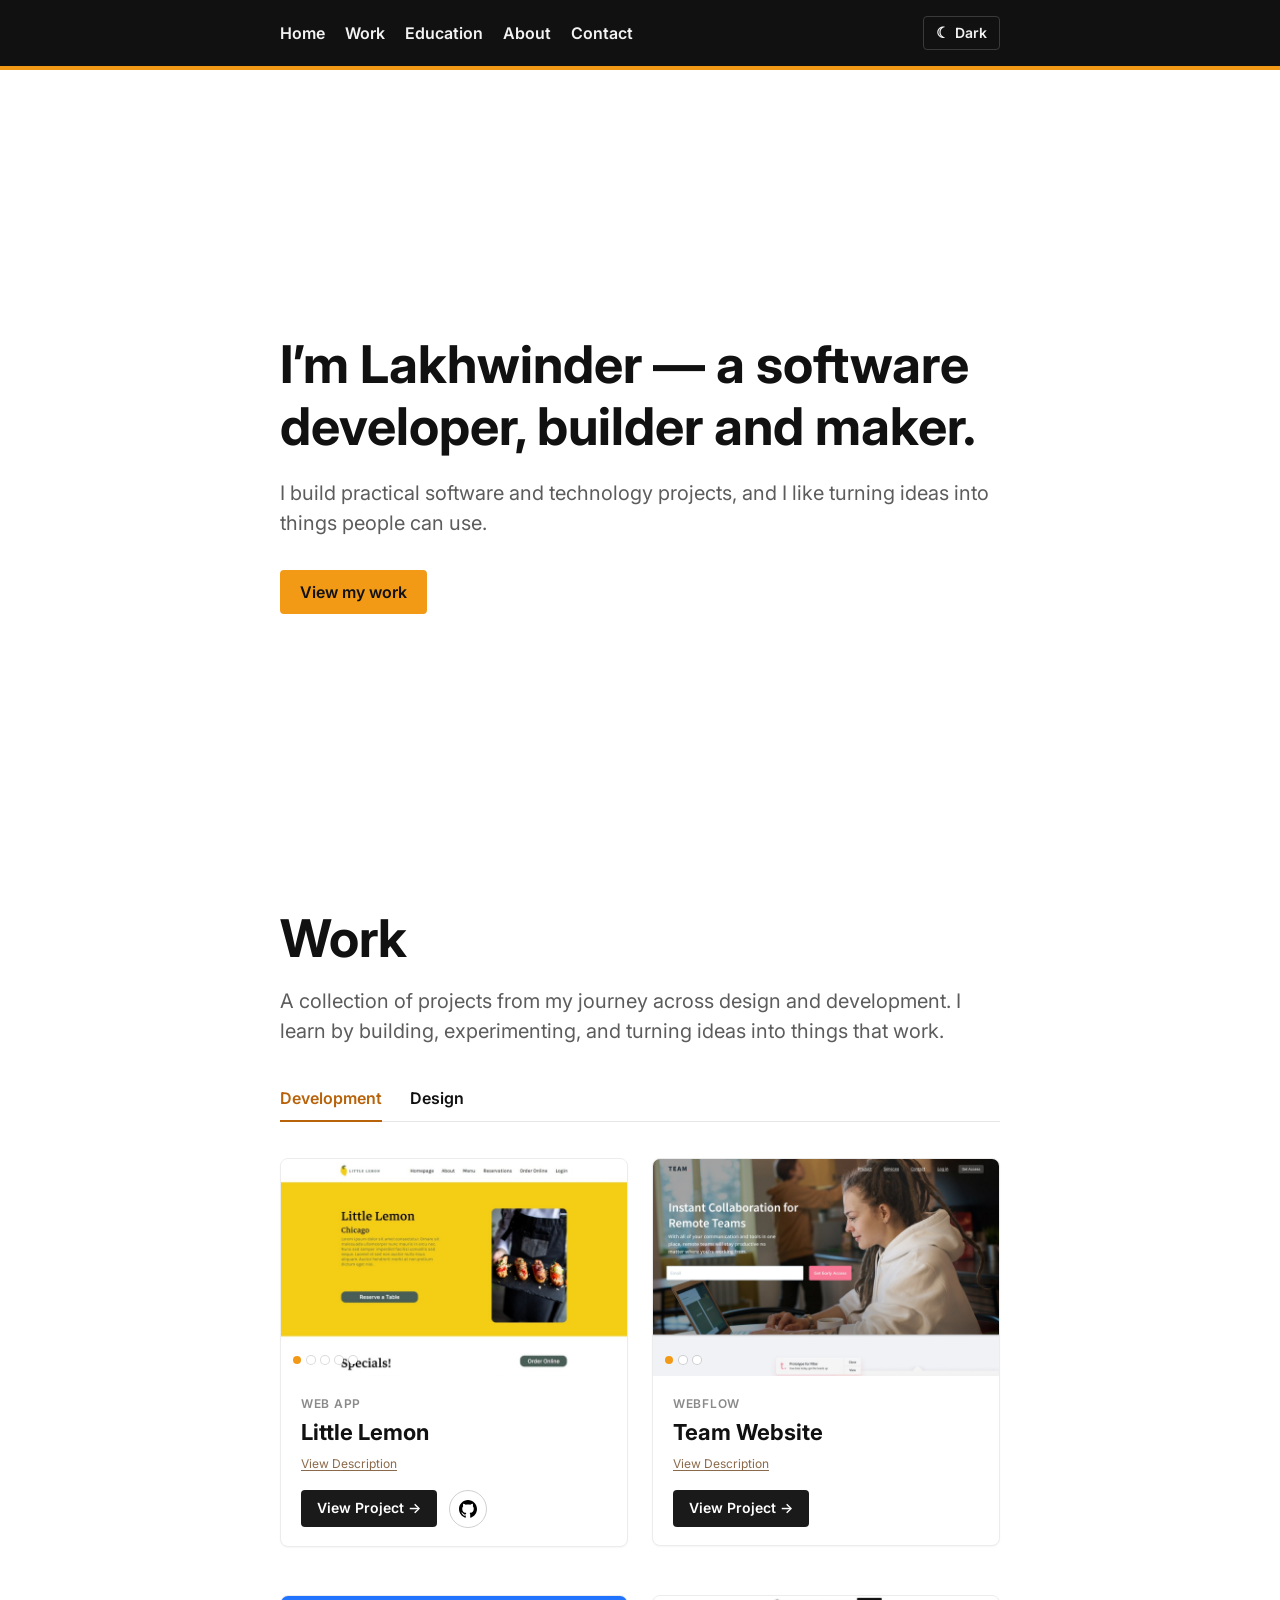
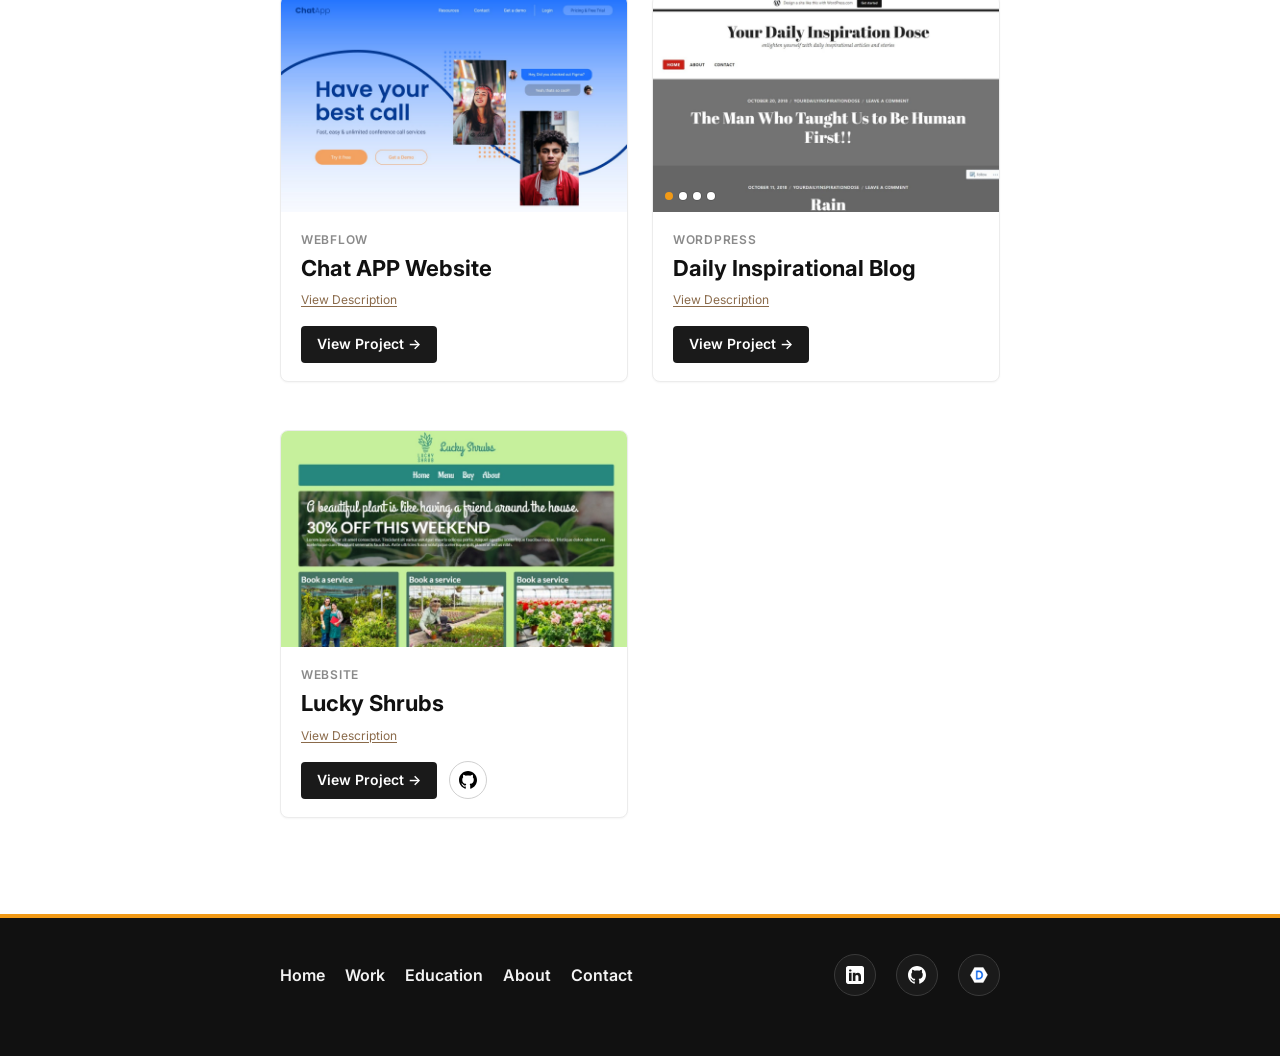
<file: index.html>
<!doctype html><html lang="en"><head><meta charset="utf-8"/><link rel="icon" href="/favicon.ico" sizes="any"/><link rel="icon" type="image/png" sizes="32x32" href="/favicon-32.png"/><meta name="viewport" content="width=device-width,initial-scale=1"/><meta name="theme-color" content="#000000"/><meta name="description" content="Lakhwinder — software developer, builder and maker."/><link rel="preconnect" href="https://fonts.googleapis.com"/><link rel="preconnect" href="https://fonts.gstatic.com" crossorigin/><link href="https://fonts.googleapis.com/css2?family=Inter:wght@400;500;600;700&display=swap" rel="stylesheet"/><link rel="apple-touch-icon" href="/logo192.png"/><link rel="manifest" href="/manifest.json"/><title>Lakhwinder — Portfolio</title><script type="text/javascript">!function(n){if("/"===n.search[1]){var a=n.search.slice(1).split("&").map((function(n){return n.replace(/~and~/g,"&")})).join("?");window.history.replaceState(null,null,n.pathname.slice(0,-1)+a+n.hash)}}(window.location)</script><script>!function(){var e=localStorage.getItem("portfolio-theme"),t="light"===e||"dark"===e?e:window.matchMedia("(prefers-color-scheme: dark)").matches?"dark":"light";document.documentElement.setAttribute("data-theme",t)}()</script><script defer="defer" src="/static/js/main.9eefca49.js"></script><link href="/static/css/main.04f582d6.css" rel="stylesheet"></head><body><noscript>You need to enable JavaScript to run this app.</noscript><div id="root"></div></body></html>
</file>
<file: static/css/main.04f582d6.css>
:root{--color-bg:#fff;--color-text:#111;--color-text-muted:#5c5c5c;--color-border:#ececec;--color-border-strong:#d0d0d0;--color-surface:#fff;--color-surface-muted:#f3f3f3;--color-input-bg:#fff;--color-accent:#f29a16;--color-accent-hover:#c9780f;--color-accent-text:#b8620a;--color-focus:#111;--color-error:#9b1c1c;--color-disabled-bg:#d8d8d8;--color-disabled-text:#6e6e6e;--color-card-shadow:rgba(0,0,0,.04);--color-tab-border:#e6e6e6;--color-category:#8a8a8a;--color-link-muted:#8a6a4a;--color-link-muted-hover:#6e5238;--color-cta-bg:#1a1a1a;--color-cta-bg-hover:#333;--color-cta-text:#fff;--color-on-accent:#111;color-scheme:light}[data-theme=dark]{--color-bg:#0a0a0a;--color-text:#f3f3f3;--color-text-muted:#a8a8a8;--color-border:#404040;--color-border-strong:#525252;--color-surface:#141414;--color-surface-muted:#1a1a1a;--color-input-bg:#141414;--color-accent:#f29a16;--color-accent-hover:#ffb84d;--color-accent-text:#f29a16;--color-focus:#f29a16;--color-error:#f87171;--color-disabled-bg:#2a2a2a;--color-disabled-text:#6e6e6e;--color-card-shadow:rgba(0,0,0,.35);--color-tab-border:#404040;--color-category:#8a8a8a;--color-link-muted:#c9a06a;--color-link-muted-hover:#e0b87a;--color-cta-bg:#f3f3f3;--color-cta-bg-hover:#fff;--color-cta-text:#111;--color-on-accent:#111;color-scheme:dark}body{-webkit-font-smoothing:antialiased;-moz-osx-font-smoothing:grayscale;background-color:#fff;background-color:var(--color-bg);color:#111;color:var(--color-text);font-family:Inter,-apple-system,BlinkMacSystemFont,Segoe UI,Roboto,Oxygen,Ubuntu,Cantarell,Fira Sans,Droid Sans,Helvetica Neue,sans-serif;margin:0;transition:background-color .2s ease,color .2s ease}code{font-family:source-code-pro,Menlo,Monaco,Consolas,Courier New,monospace}@media (prefers-reduced-motion:reduce){body{transition:none}}.hero{align-items:center;box-sizing:border-box;display:flex;min-height:100vh;min-height:100svh;min-height:100dvh;padding:104px 24px 72px}.heroInner{-webkit-animation:heroEnter .6s ease-out;animation:heroEnter .6s ease-out;margin:0 auto;max-width:720px;width:100%}.heroTitle{color:var(--color-text);font-size:36px;font-style:normal;font-weight:700;line-height:1.2;margin:0}.heroLead,.heroTitle{font-family:Inter,sans-serif}.heroLead{color:var(--color-text-muted);font-size:18px;line-height:1.5;margin:20px 0 32px;max-width:38em}.heroCta{background-color:var(--color-accent);border:2px solid var(--color-accent);border-radius:4px;color:var(--color-on-accent);cursor:pointer;display:inline-block;font-family:Inter,sans-serif;font-size:16px;font-weight:600;padding:10px 18px;text-decoration:none;transition:background-color .15s ease,border-color .15s ease,box-shadow .15s ease}.heroCta:hover{background-color:var(--color-accent-hover);border-color:var(--color-accent-hover);box-shadow:0 4px 14px color-mix(in srgb,var(--color-accent) 42%,transparent)}.heroCta:focus-visible{box-shadow:0 0 0 4px color-mix(in srgb,var(--color-accent) 38%,transparent);outline:2px solid var(--color-focus);outline-offset:3px}@-webkit-keyframes heroEnter{0%{opacity:0;-webkit-transform:translateY(12px);transform:translateY(12px)}to{opacity:1;-webkit-transform:none;transform:none}}@keyframes heroEnter{0%{opacity:0;-webkit-transform:translateY(12px);transform:translateY(12px)}to{opacity:1;-webkit-transform:none;transform:none}}@media (prefers-reduced-motion:reduce){.heroInner{-webkit-animation:none;animation:none}.heroCta{transition:none}}@media only screen and (min-width:768px){.hero{min-height:100vh;min-height:100svh;min-height:100dvh;padding:112px 48px 64px}.heroTitle{font-size:52px}.heroLead{font-size:20px}}.siteHeader{background:#111;border-bottom:4px solid #f29a16;box-sizing:border-box;color:#f3f3f3;left:0;max-width:100%;padding:0 24px;position:fixed;right:0;top:0;width:100%;z-index:10}.siteHeaderInner{box-sizing:border-box;margin:0 auto;max-width:720px;padding:12px 0}.siteHeader a{all:unset;cursor:pointer;font-weight:600}.mobile{background:transparent}.mobileBar{align-items:center;display:flex;gap:12px;justify-content:space-between}.desktop{display:none}.burgerMenu{align-items:flex-start;background:transparent;border:0;cursor:pointer;display:flex;flex-direction:column;margin:0;padding:8px 0}.mobileNav{display:none}.mobileNav.isOpen{display:block}.slice{background-color:#f3f3f3;height:2px;margin:3px 0;width:22px}.siteHeader ul{display:flex;flex-direction:column;flex-wrap:wrap;gap:8px 20px;list-style:none;margin:0;padding:12px 0 4px}.siteHeader li{list-style:none;margin:0;padding:0}.navItem{color:#f3f3f3;cursor:pointer;font-family:Inter,sans-serif;font-size:16px;line-height:1.4;text-decoration:none}.navItem,.siteHeader .navItem{font-weight:600}.navItem:hover{color:#f29a16;cursor:pointer;text-decoration:underline;text-underline-offset:4px}.navItem:focus-visible{outline:2px solid #f29a16;outline-offset:3px}@media only screen and (min-width:768px){.siteHeader{padding:0 48px}.siteHeaderInner{padding:16px 0}.mobile{display:none}.desktop{gap:24px;justify-content:space-between}.desktop,.desktopNav ul{align-items:center;display:flex}.desktopNav ul{flex-direction:row;flex-wrap:wrap;gap:8px 20px;list-style:none;margin:0;padding:0}.burgerMenu{display:none}.siteHeader ul{align-items:center;flex-direction:row;flex-wrap:wrap;justify-content:flex-start;padding:0}.siteHeader .desktopNav ul{padding:0}.navItem{font-size:16px;font-weight:600}}.themeToggle{align-items:center;background:transparent;border:1px solid #3a3a3a;border-radius:4px;color:#f3f3f3;cursor:pointer;display:inline-flex;font-family:Inter,sans-serif;font-size:14px;font-weight:600;gap:6px;line-height:1.4;margin:0;padding:6px 12px}.themeToggle:hover{border-color:#f29a16;color:#f29a16}.themeToggle:focus-visible{outline:2px solid #f29a16;outline-offset:3px}.themeToggleIcon{font-size:15px;line-height:1}.work{box-sizing:border-box;margin-bottom:0;padding:24px 24px 80px}.workInner{margin:0 auto;max-width:720px}.workIntro{border-left:none;max-width:none;padding-left:0}.workHeading{color:var(--color-text);font-size:36px;font-style:normal;font-weight:700;line-height:1.2;margin:0}.workHeading,.workLead{font-family:Inter,sans-serif}.workLead{color:var(--color-text-muted);font-size:18px;line-height:1.5;margin:16px 0 0;scroll-margin-top:76px}@media only screen and (min-width:768px){.work{padding:8px 48px 96px}.workHeading{font-size:52px}.workLead{font-size:20px;scroll-margin-top:80px}}.topContainer{height:auto;width:100%}.projectContainer{grid-gap:40px;align-items:start;box-sizing:border-box;display:grid;gap:40px;grid-template-columns:1fr;margin:28px 0 0;max-width:100%;padding:0;width:100%}@media only screen and (min-width:720px){.projectContainer{-webkit-column-gap:24px;column-gap:24px;grid-template-columns:1fr 1fr;margin-top:36px;row-gap:48px}}.workTabs{border-bottom:1px solid var(--color-tab-border);display:flex;gap:28px;margin:32px 0 0}.workTab{-webkit-appearance:none;appearance:none;background:none;border:none;border-bottom:2px solid transparent;color:var(--color-text);cursor:pointer;font-family:Inter,sans-serif;font-size:16px;font-weight:600;margin-bottom:-1px;padding:10px 0 12px}.workTab.isActive{border-bottom-color:var(--color-accent-text);color:var(--color-accent-text)}.workTab:focus-visible{outline:2px solid var(--color-focus);outline-offset:3px}.projectCard{align-content:start;align-self:start;background:var(--color-surface);border:1px solid var(--color-border);border-radius:8px;box-shadow:0 1px 2px var(--color-card-shadow);display:grid;grid-template-columns:1fr;grid-template-rows:auto auto;min-width:0;overflow:hidden}.projectCardMedia{aspect-ratio:16/10;background:var(--color-surface-muted);overflow:hidden;position:relative}.projectCardMedia img{display:block;height:100%;inset:0;object-fit:cover;object-position:top center;position:absolute;width:100%}.projectCardNav{background:transparent;border:0;bottom:0;cursor:pointer;padding:0;position:absolute;top:0;width:50%;z-index:1}.projectCardNavPrev{left:0}.projectCardNavNext{right:0}.projectCardNav:focus-visible{background:hsla(0,0%,100%,.12);outline:2px solid var(--color-focus);outline-offset:-4px}.projectCardDots{bottom:12px;display:flex;gap:6px;left:12px;pointer-events:none;position:absolute;z-index:2}.projectCardDot{background:#fff;border-radius:50%;box-shadow:0 0 0 1px rgba(0,0,0,.15);height:8px;width:8px}.projectCardDot.isActive{background:var(--color-accent);box-shadow:none}.projectCardBody{display:flex;flex-direction:column;min-width:0;padding:20px 20px 18px}.projectCardCategory{color:var(--color-category);font-family:Inter,sans-serif;font-size:12px;font-weight:600;letter-spacing:.06em;margin:0 0 8px;text-transform:uppercase}.projectCardTitle{color:var(--color-text);font-family:Inter,sans-serif;font-size:22px;font-weight:700;line-height:1.25;margin:0}.projectCardDescriptionToggle{align-self:flex-start;background:none;border:0;color:var(--color-link-muted);cursor:pointer;font-family:Inter,sans-serif;font-size:12px;font-weight:400;line-height:1.3;margin:10px 0 0;padding:0;text-decoration:underline;text-decoration-thickness:1px;text-underline-offset:2px}.projectCardDescriptionToggle:hover{color:var(--color-link-muted-hover)}.projectCardDescriptionToggle:focus-visible{outline:2px solid var(--color-focus);outline-offset:3px}.projectCardDescription{color:var(--color-text-muted);font-family:Inter,sans-serif;font-size:15px;line-height:1.5;margin:10px 0 0}.projectCardActions{align-items:center;display:flex;flex-wrap:wrap;gap:12px;margin-top:auto;padding-top:18px}.projectCardCta{align-items:center;background:var(--color-cta-bg);border:none;border-radius:4px;color:var(--color-cta-text);cursor:pointer;display:inline-flex;font-family:Inter,sans-serif;font-size:14px;font-weight:600;justify-content:center;line-height:1.2;padding:10px 16px;text-decoration:none}.projectCardCta:hover{background:var(--color-cta-bg-hover)}.projectCardGithub{align-items:center;border:1px solid var(--color-border-strong);border-radius:50%;display:inline-flex;height:36px;justify-content:center;width:36px}.projectCardGithub img{height:18px;width:18px}[data-theme=dark] .projectCardGithub img{-webkit-filter:invert(1);filter:invert(1)}.projectCardCta:focus-visible,.projectCardGithub:focus-visible{outline:2px solid var(--color-focus);outline-offset:3px}.visuallyHidden{clip:rect(0,0,0,0);border:0;height:1px;margin:-1px;overflow:hidden;padding:0;position:absolute;white-space:nowrap;width:1px}@media (prefers-reduced-motion:reduce){.projectCardCta{transition:none}}.projectViewer{align-items:center;background:#111;box-sizing:border-box;display:flex;inset:0;justify-content:center;overflow:hidden;position:fixed;z-index:20}.projectViewer.isZoomed{display:block;overflow:auto}.projectViewerStage{align-items:center;display:flex;height:100%;justify-content:center;position:relative;width:100%}.projectViewer.isZoomed .projectViewerStage{align-items:flex-start;height:auto;min-height:100%}.projectViewerFrame{align-items:center;display:flex;justify-content:center;max-height:100%;max-width:100%;position:relative}.projectViewer.isZoomed .projectViewerFrame{display:block;max-height:none;max-width:none;width:100%}.projectViewerFrame img{display:block;height:auto;max-height:100vh;max-width:100%;object-fit:contain;object-position:center;width:auto}.projectViewer.isZoomed .projectViewerFrame img{max-height:none;max-width:none;object-fit:contain;width:100%}.projectViewerZoom{align-items:center;background:hsla(0,0%,7%,.78);border:0;border-radius:4px;bottom:28px;color:#fff;cursor:zoom-in;display:inline-flex;font-family:Inter,sans-serif;font-size:12px;font-weight:600;justify-content:center;left:50%;letter-spacing:.04em;margin:0;padding:8px 14px;position:absolute;text-transform:uppercase;-webkit-transform:translateX(-50%);transform:translateX(-50%);z-index:3}.projectViewerZoom:hover{background:hsla(0,0%,7%,.92)}.projectViewerZoom:focus-visible{outline:2px solid #fff;outline-offset:3px}.projectViewerNav{background:transparent;border:0;bottom:0;cursor:pointer;padding:0;position:fixed;top:0;width:50%;z-index:1}.projectViewerNavPrev{left:0}.projectViewerNavNext{right:0}.projectViewerNav:focus-visible{background:hsla(0,0%,100%,.08);outline:2px solid #fff;outline-offset:-4px}.projectViewerArrow{background:#fff;border:0;border-radius:50%;box-shadow:0 1px 2px rgba(0,0,0,.2);cursor:pointer;height:44px;padding:0;position:fixed;top:50%;-webkit-transform:translateY(-50%);transform:translateY(-50%);width:44px;z-index:4}.projectViewerArrowPrev{left:16px}.projectViewerArrowNext{right:16px}.projectViewerArrow:before{border-right:2px solid #111;border-top:2px solid #111;content:"";height:8px;left:50%;position:absolute;top:50%;width:8px}.projectViewerArrowPrev:before{-webkit-transform:translate(-35%,-50%) rotate(-135deg);transform:translate(-35%,-50%) rotate(-135deg)}.projectViewerArrowNext:before{-webkit-transform:translate(-65%,-50%) rotate(45deg);transform:translate(-65%,-50%) rotate(45deg)}.projectViewerArrow:hover{background:#f3f3f3}.projectViewerArrow:focus-visible{outline:2px solid #f29a16;outline-offset:3px}.projectViewerDots{bottom:20px;display:flex;gap:6px;left:50%;pointer-events:none;position:absolute;-webkit-transform:translateX(-50%);transform:translateX(-50%);z-index:2}.projectViewerDot{background:#fff;border-radius:50%;box-shadow:0 0 0 1px rgba(0,0,0,.15);height:8px;width:8px}.projectViewerDot.isActive{background:#f29a16;box-shadow:none}.projectViewerClose,.projectViewerExitZoom{border:0;box-shadow:0 1px 2px rgba(0,0,0,.2);cursor:pointer;position:fixed;z-index:4}.projectViewerClose{background:#fff;border-radius:50%;height:44px;padding:0;right:20px;top:20px;width:44px}.projectViewerExitZoom{background:#fff;border-radius:18px;color:#111;font-family:Inter,sans-serif;font-size:13px;font-weight:600;height:36px;padding:0 14px;right:76px;top:24px}.projectViewerClose span{background:transparent;height:2px;left:50%;position:absolute;top:50%;-webkit-transform:translate(-50%,-50%);transform:translate(-50%,-50%);width:16px}.projectViewerClose span:after,.projectViewerClose span:before{background:#111;content:"";height:2px;left:0;position:absolute;width:16px}.projectViewerClose span:before{-webkit-transform:rotate(45deg);transform:rotate(45deg)}.projectViewerClose span:after{-webkit-transform:rotate(-45deg);transform:rotate(-45deg)}.projectViewerClose:hover,.projectViewerExitZoom:hover{background:#f3f3f3}.projectViewerClose:focus-visible,.projectViewerExitZoom:focus-visible{outline:2px solid #fff;outline-offset:3px}@media only screen and (min-width:768px){.projectViewerClose{right:28px;top:24px}.projectViewerExitZoom{right:84px}.projectViewerArrowPrev{left:28px}.projectViewerArrowNext{right:28px}}@media (prefers-reduced-motion:reduce){.projectViewerArrow,.projectViewerZoom{transition:none}}.siteFooter{background:#111;border-top:4px solid #f29a16;box-sizing:border-box;color:#f3f3f3;margin:0;max-width:100%;overflow-x:hidden;padding:0 24px 40px;width:100%}.siteFooterInner{box-sizing:border-box;display:flex;flex-direction:column;gap:28px;margin:0 auto;max-width:720px;padding:32px 0 8px}.siteFooterNav ul,.siteFooterSocial ul{align-items:center;display:flex;flex-wrap:wrap;gap:8px 20px;list-style:none;margin:0;padding:0}.siteFooterNav a{color:#f3f3f3;cursor:pointer;font-family:Inter,sans-serif;font-size:15px;font-weight:600;line-height:1.4;text-decoration:none}.siteFooterNav a:hover{color:#f29a16;cursor:pointer;text-decoration:underline;text-underline-offset:4px}.siteFooterSocial a{align-items:center;background:#1a1a1a;border:1px solid #3a3a3a;border-radius:50%;cursor:pointer;display:inline-flex;height:40px;justify-content:center;width:40px}.siteFooterSocial img{display:block;-webkit-filter:invert(1);filter:invert(1);height:18px;width:18px}.siteFooterSocial a:hover{border-color:#f29a16}.siteFooterNav a:focus-visible,.siteFooterSocial a:focus-visible{outline:2px solid #f29a16;outline-offset:3px}.siteFooter .visuallyHidden{clip:rect(0,0,0,0);border:0;height:1px;margin:-1px;overflow:hidden;padding:0;position:absolute;white-space:nowrap;width:1px}@media only screen and (min-width:768px){.siteFooter{padding:0 48px 48px}.siteFooterInner{align-items:center;flex-direction:row;gap:24px;justify-content:space-between;padding:36px 0 12px}.siteFooterNav a{font-size:16px}}.education{box-sizing:border-box;max-width:100%;padding:104px 24px 80px;width:100%}.educationInner{box-sizing:border-box;margin:0 auto;max-width:720px}.educationHeading{color:var(--color-text);font-family:Inter,sans-serif;font-size:36px;font-style:normal;font-weight:700;line-height:1.2;margin:0 0 32px}.educationSection{box-sizing:border-box;width:100%}.educationSection--certifications{border-top:1px solid var(--color-border);margin-top:48px;padding-top:48px}.educationSectionHeading{border-bottom:1px solid var(--color-border);color:var(--color-text);font-family:Inter,sans-serif;font-size:22px;font-weight:700;line-height:1.25;margin:0;padding-bottom:32px}.educationCard{background:transparent;border:0;border-radius:0;border-top:1px solid var(--color-border);box-shadow:none;box-sizing:border-box;margin:0;padding:48px 0;width:100%}.educationSection--formal .educationCard:first-child{border-top:0;padding-top:0}.educationSection--certifications .educationCard:first-of-type{border-top:0;padding-top:48px}.educationCard:last-child{padding-bottom:0}.educationCard h2{color:var(--color-text);font-size:22px;font-weight:700;line-height:1.25;margin:0}.educationCard h2,.educationCard p{font-family:Inter,sans-serif;overflow-wrap:anywhere}.educationCard p{color:var(--color-text-muted);font-size:16px;font-weight:400;line-height:1.5;margin:12px 0 0}.educationCardLink{background:none;border:0;color:var(--color-text);cursor:pointer;display:inline-block;font-family:Inter,sans-serif;font-size:14px;font-weight:600;line-height:1.4;margin-top:16px;max-width:100%;overflow-wrap:anywhere;padding:0;text-decoration:underline;text-underline-offset:3px}.educationCardLink:hover{color:var(--color-accent-text)}.educationCardLink:focus-visible{outline:2px solid var(--color-focus);outline-offset:3px}@media only screen and (min-width:768px){.education{padding:112px 48px 96px}.educationHeading{font-size:52px}.educationSection--certifications{margin-top:64px;padding-top:64px}.educationSectionHeading{font-size:28px;padding-bottom:40px}}.about{max-width:100%;padding:104px 24px 80px}.about,.aboutInner{box-sizing:border-box;width:100%}.aboutInner{margin:0 auto;max-width:720px}.aboutHeading{color:var(--color-text);font-family:Inter,sans-serif;font-size:36px;font-style:normal;font-weight:700;line-height:1.2;margin:0 0 32px}.aboutCard{background:transparent;border:0;border-radius:0;border-top:1px solid var(--color-border);box-shadow:none;box-sizing:border-box;margin:0;padding:48px 0;width:100%}.aboutCard:last-child{padding-bottom:0}.aboutCard h2{font-size:22px;font-weight:700;line-height:1.25;margin:0 0 16px}.aboutCard h2,.aboutCard h3{color:var(--color-text);font-family:Inter,sans-serif}.aboutCard h3{font-size:16px;font-weight:600;line-height:1.4;margin:28px 0 10px}.aboutCard li,.aboutCard p{color:var(--color-text-muted);font-family:Inter,sans-serif;font-size:16px;font-weight:400;line-height:1.5}.aboutCard p{margin:12px 0 0}.aboutCard ul{margin:8px 0 0;padding:0 0 0 1.2em}.aboutSkillGroups{grid-gap:28px 48px;display:grid;gap:28px 48px;grid-template-columns:1fr}.aboutSkillGroups h3{margin-top:0}.aboutSkillNote{border-top:1px solid var(--color-border);margin-top:36px;padding-top:36px}.aboutSkillNote h3{margin-top:0}.aboutSkillNote p{max-width:38em}@media only screen and (min-width:768px){.about{padding:112px 48px 96px}.aboutHeading{font-size:52px}.aboutSkillGroups{align-items:start;grid-template-columns:1fr 1fr}}.contact{box-sizing:border-box;max-width:100%;padding:104px 24px 80px;width:100%}.contactInner{box-sizing:border-box;margin:0 auto;max-width:720px}.contactHeading{color:var(--color-text);font-family:Inter,sans-serif;font-size:36px;font-style:normal;font-weight:700;line-height:1.2;margin:0 0 32px}.contactPanel{background:transparent;border:0;border-radius:0;border-top:1px solid var(--color-border);box-shadow:none;box-sizing:border-box;margin:0;padding:48px 0;width:100%}.contactPanel:last-child{padding-bottom:0}.contactPanel h2{color:var(--color-text);font-family:Inter,sans-serif;font-size:22px;font-weight:700;line-height:1.25;margin:0 0 16px}.contactLead{color:var(--color-text-muted);font-family:Inter,sans-serif;font-size:16px;font-weight:400;line-height:1.5;margin:0 0 28px;max-width:38em}.contactForm{gap:20px;margin:0}.contactField,.contactForm{display:flex;flex-direction:column;width:100%}.contactField{min-width:0}.contactField label{color:var(--color-text);font-family:Inter,sans-serif;font-size:14px;font-weight:600;margin:0 0 8px}.contactField input,.contactField textarea{background:var(--color-input-bg);border:1px solid var(--color-border-strong);border-radius:4px;box-sizing:border-box;color:var(--color-text);font-family:Inter,sans-serif;font-size:16px;line-height:1.4;margin:0;max-width:100%;width:100%}.contactField input{height:48px;padding:0 14px}.contactField textarea{min-height:160px;padding:12px 14px;resize:vertical}.contactField input:focus-visible,.contactField textarea:focus-visible{outline:2px solid var(--color-focus);outline-offset:3px}.contactError{color:var(--color-error);font-family:Inter,sans-serif;font-size:13px;line-height:1.4;margin:8px 0 0}.contactSubmit{align-self:flex-start;background-color:var(--color-accent);border:none;border-radius:4px;color:var(--color-on-accent);cursor:pointer;font-family:Inter,sans-serif;font-size:16px;font-weight:600;margin:4px 0 0;padding:12px 20px}.contactSubmit:hover:not(:disabled){background-color:var(--color-accent-hover)}.contactSubmit:disabled{background-color:var(--color-disabled-bg);color:var(--color-disabled-text);cursor:not-allowed}.contactSubmit:focus-visible{outline:2px solid var(--color-focus);outline-offset:3px}.contactStatus{color:var(--color-text-muted);font-family:Inter,sans-serif;font-size:15px;line-height:1.4;margin:0;min-height:1.4em}.contactStatusError{color:var(--color-error)}@media only screen and (min-width:768px){.contact{padding:112px 48px 96px}.contactHeading{font-size:52px}}@media (prefers-reduced-motion:reduce){.contactField input,.contactField textarea,.contactSubmit{transition:none}}
/*# sourceMappingURL=main.04f582d6.css.map*/
</file>
